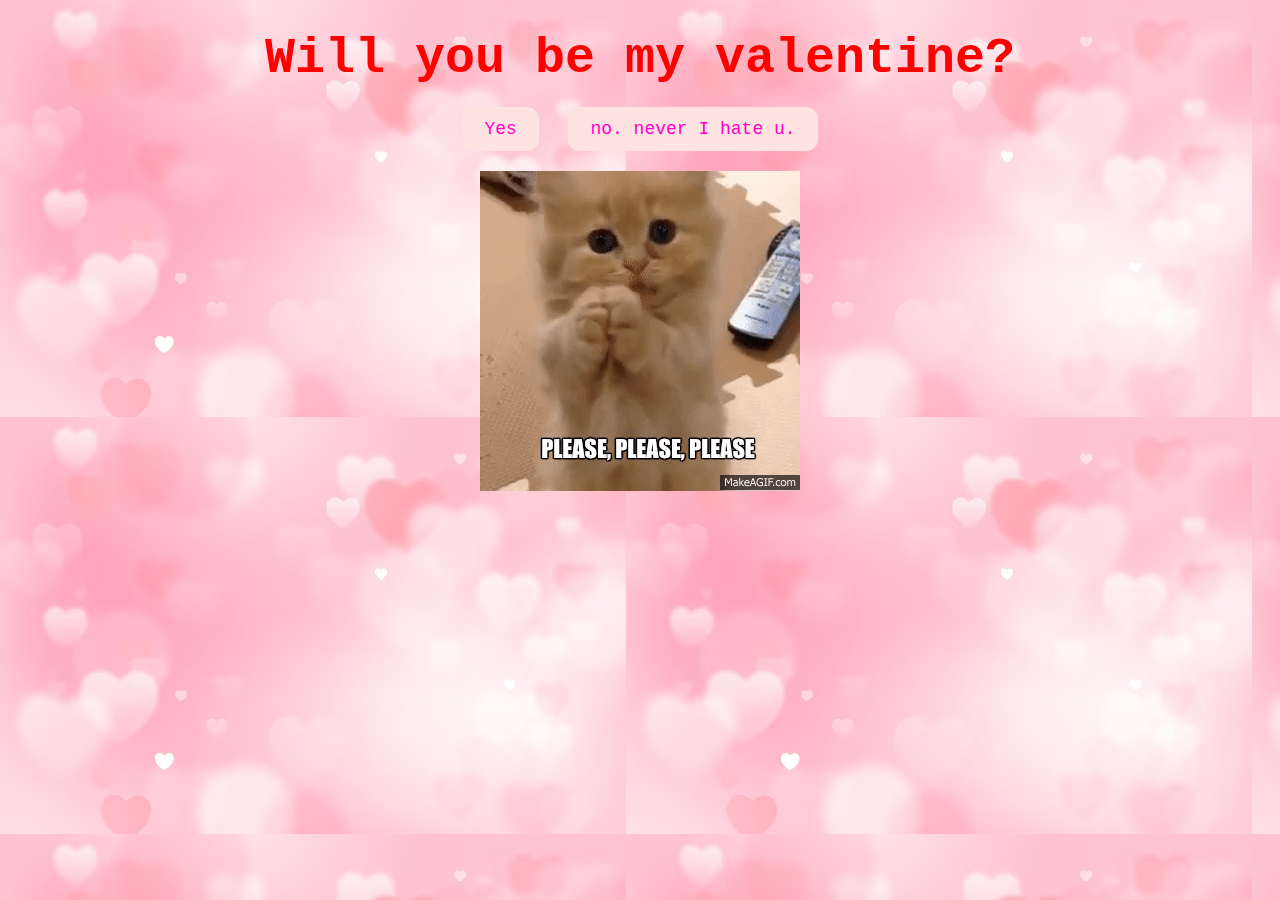
<file: index.html>
<!DOCTYPE html>
<html lang="en">
  <head>
    <meta charset="UTF-8" />
    <meta name="viewport" content="width=device-width, initial-scale=1.0" />
    <title>Be My Valentine</title>
    <style>
        body {
            text-align: center;
            margin-top: 30px;
            font-family: 'Courier';
			background-image: url("heartbg.avif");
            color: #ff0000;
        }
        #valentineQuestion {
            font-size: 50px;
            margin-bottom: 10px;
        }
        .answerButton {
            padding: 10px 20px;
            font-size: 18px;
            cursor: pointer;
            margin: 10px;
            font-family: 'courier';
            margin-bottom: 20px;
            background-color:#FFE3E1;
            color: #ff00c8;
            border-radius: 12px;
            border: 2px solid #FFE3E1;
        }
    </style>
</head>
<body>
    <div id="valentineQuestion"><b>Will you be my valentine?</b></div>
    <button class="answerButton" onclick="location.href='thankyou.html'">Yes</button>
    <button class="answerButton" id="noButton">no. never I hate u.</button>
    <br>
    <img src ='catpls.gif' alt = 'cat asking question' class="responsive">

    <script>
      document
        .getElementById("noButton")
        .addEventListener("click", function () {
          var yesButton = document.querySelector(
            'button[onclick*="thankyou.html"]'
          );
          var currentFontSize = parseInt(
            window.getComputedStyle(yesButton).fontSize
          );
          yesButton.style.fontSize = currentFontSize + 10 + "px"; // Increase font size by 5px
        });
    </script>
  </body>
</html>
</file>
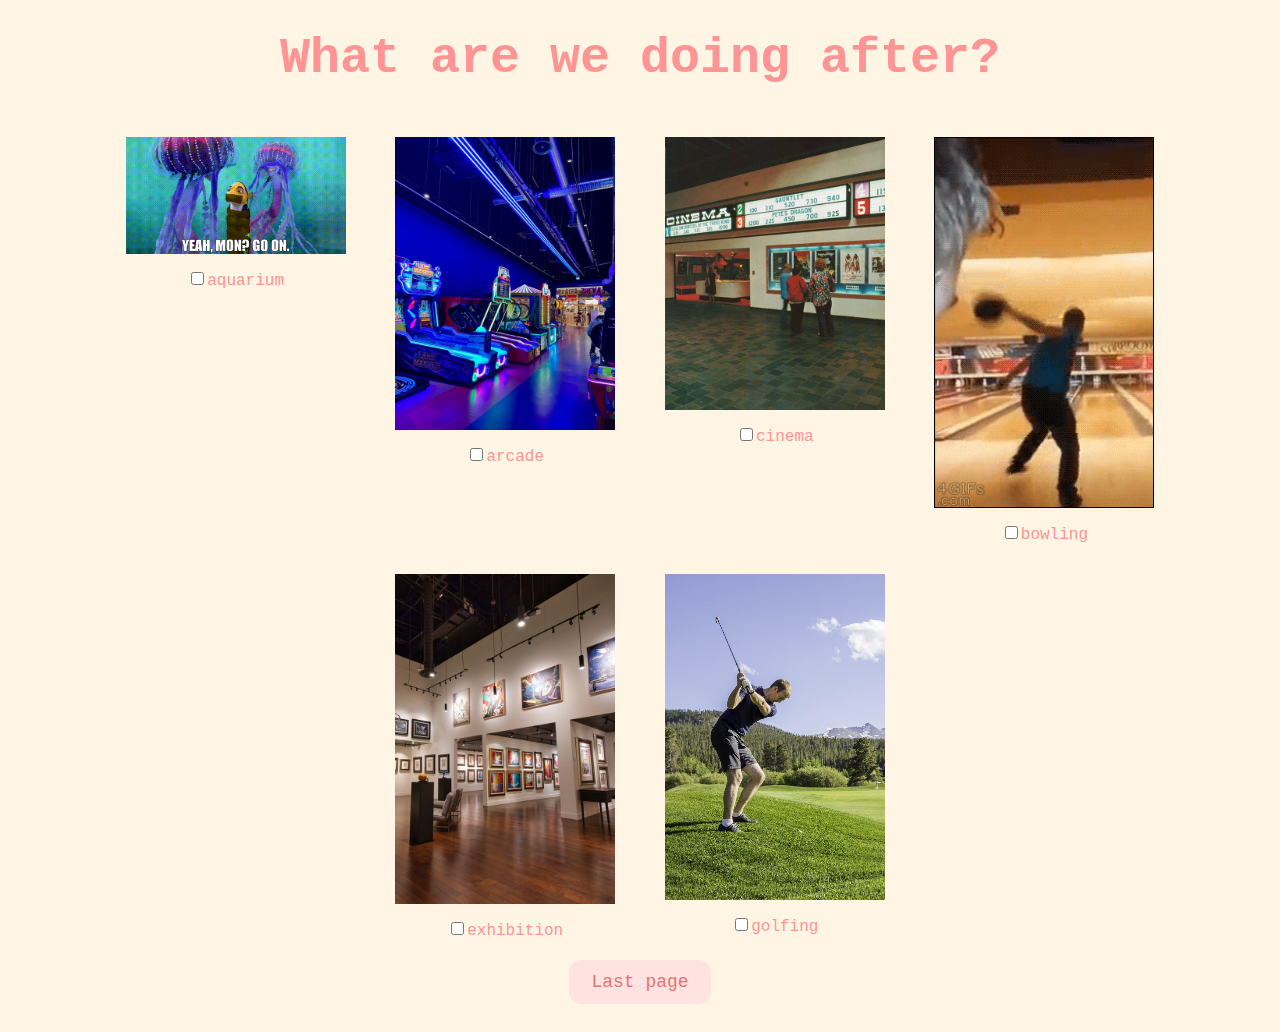
<file: activities.html>
<!DOCTYPE html>
<html lang="en">
<head>
	<meta charset="UTF-8">
	<meta name="viewport" content="width=device-width, initial-scale=1.0">
	<title>Document</title>
	<style>
		body {
			text-align: center;
            margin-top: 30px;
            font-family: 'Courier';
            background-color:#FFF5E4;
            color: #FF9494;
		}
		#activityquestion {
			font-size: 50px;
            margin-bottom: 30px;
		}
		.activity-item {
            display: inline-block;
            margin: 10px;
            vertical-align: top;
			color: #FF9494;
        }
        .activity-item img {
            width: 220px; 
            height: auto;
			padding: 10px;
        }
        .activity-item label {
            display: block;
        }
		.button {
            padding: 10px 20px;
            font-size: 18px;
            cursor: pointer;
            margin: 10px;
            font-family: 'courier';
            margin-bottom: 20px;
            background-color:#FFE3E1;
            color: #e67373;
            border-radius: 12px;
            border: 2px solid #FFE3E1;
        }
	</style>
</head>
<body>
	<div id="activityquestion"><b>What are we doing after?</b>
	</div>
	<div class = "activities-selection">
		<div class="activity-item">
			<img src="activities/fishtalec.gif" alt ="aquarium">
			<label><input type="checkbox" name="activities" value ="aquarium">aquarium</label>
		</div>
		<div class="activity-item">
			<img src="activities/arcade.jpeg" alt ="arcade">
			<label><input type="checkbox" name="activities" value ="arcade">arcade</label>
		</div>
		<div class="activity-item">
			<img src="activities/cinema.jpeg" alt ="cinema">
			<label><input type="checkbox" name="activities" value ="cinema">cinema</label>
		</div>
		<div class="activity-item">
			<img src="activities/bowlingc.gif" alt ="ceramics">
			<label><input type="checkbox" name="activities" value ="ceramics">bowling</label>
		</div>
		<div class="activity-item">
			<img src="activities/kunsthalle.jpeg" alt ="kunsthalle">
			<label><input type="checkbox" name="activities" value ="kunsthalle">exhibition</label>
		</div>
		<div class="activity-item">
			<img src="activities/golfing.jpg" alt ="park.jpeg">
			<label><input type="checkbox" name="activities" value ="park.jpeg">golfing</label>
		</div>
	</div>
	<button class = "button" onclick="location.href='lastpage.html'">Last page</button>
</body>
</html>
</file>
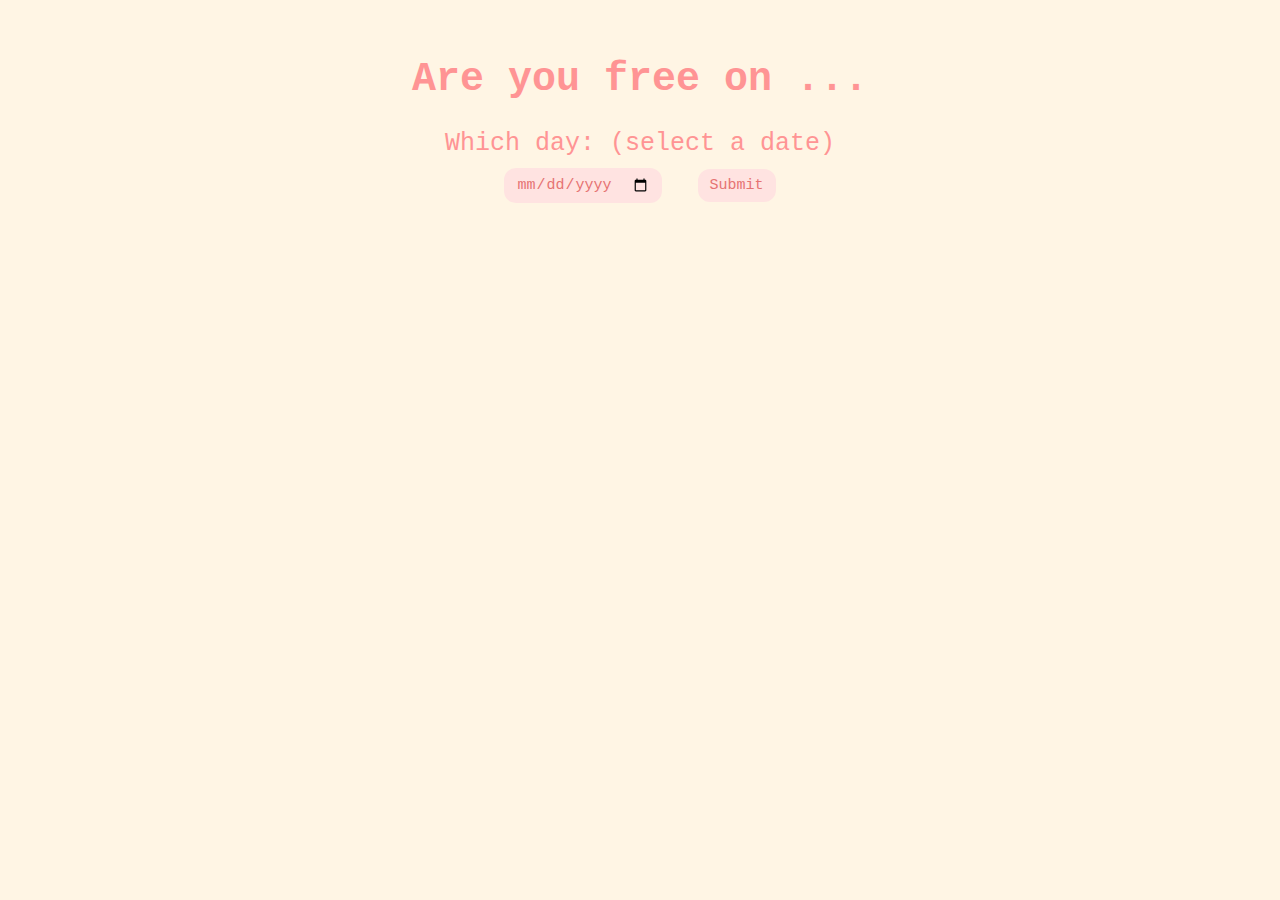
<file: date.html>
<!DOCTYPE html>
<html lang="en">
  <head>
    <meta charset="UTF-8" />
    <meta name="viewport" content="width=device-width, initial-scale=1.0" />
    <title>Date</title>
    <link rel="stylesheet" href="css/date.css" />
  </head>
  <body>
    <h1 title="choose a date">Are you free on ...</h1>
    <form class="form-group">
      <label>Which day: (select a date)</label>
      <div>
        <input type="date" />
        <button class="button" type="submit" formaction="food.html">
          Submit
        </button>
      </div>
    </form>
  </body>
</html>
</file>
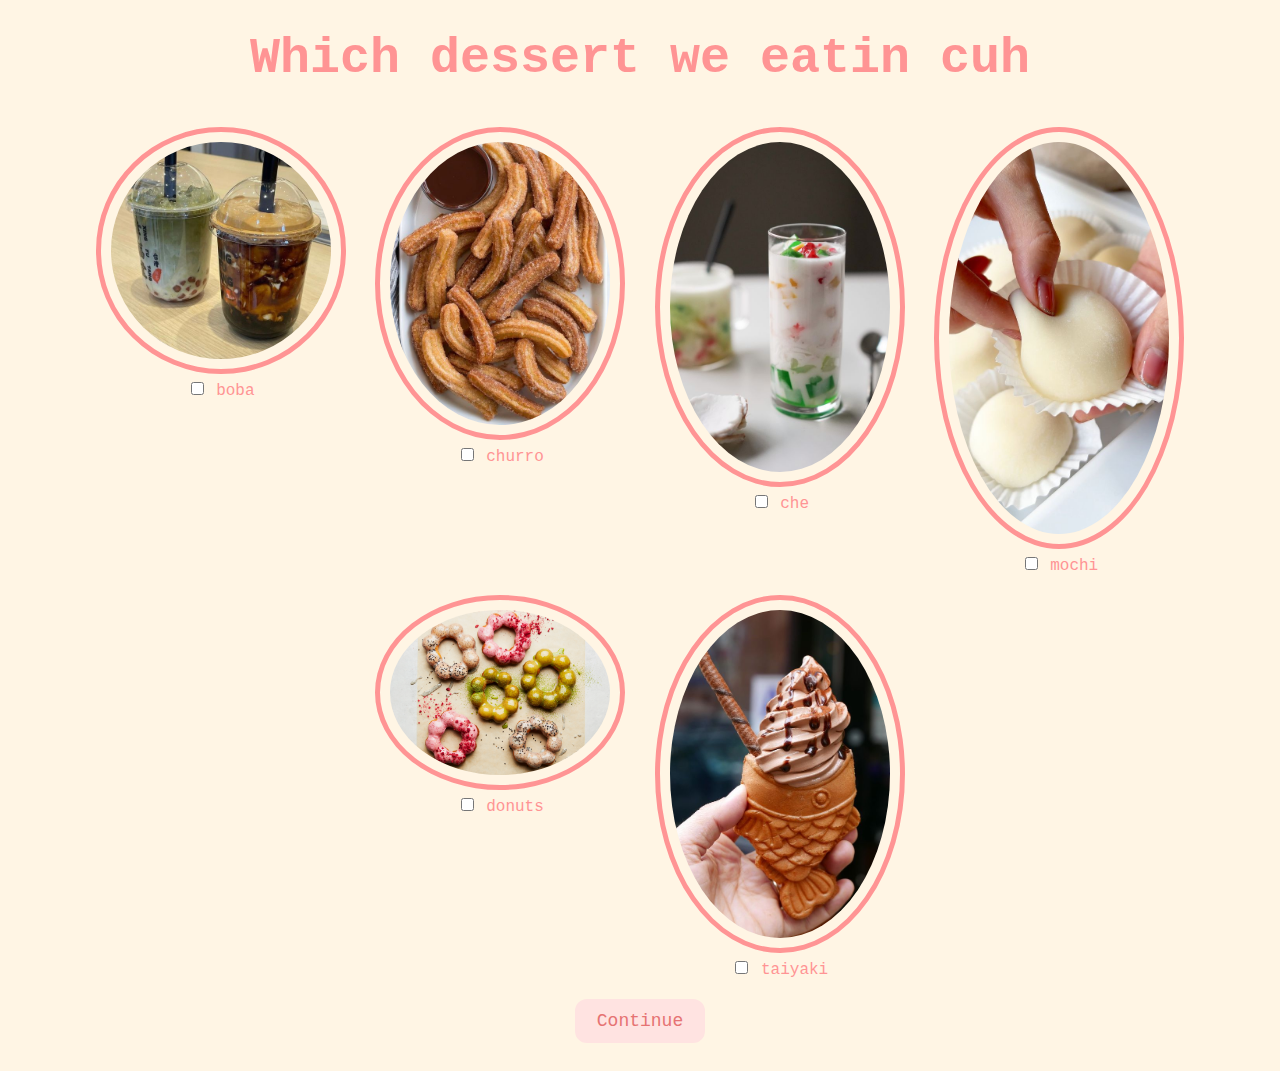
<file: dessert.html>
<!DOCTYPE html>
<html lang="en">
  <head>
    <meta charset="UTF-8" />
    <meta name="viewport" content="width=device-width, initial-scale=1.0" />
    <title>Dessert</title>
    <link rel="stylesheet" href="css/dessert.css" />
  </head>
  <body>
<head>
	<meta charset="UTF-8">
	<meta name="viewport" content="width=device-width, initial-scale=1.0">
	<title>Dessert</title>
	<style>
		body {
			text-align: center;
			margin-top: 30px;
			font-family: courier;
			background-color: #FFF5E4;
			color: #FF9494;
		}
		#dessertquestion {
			font-size: 50px;
			margin-bottom: 30px;
			font-weight: bold;
		}
		.dessert-item {
			display: inline-table;
			margin: 10px;
			vertical-align: top;
			color: #FF9494;
		}
		.dessert-item img {
            width: 220px; 
            height: auto;
			padding: 10px;
        }
		.dessert-item label {
            display: block;
        }
		.button {
            padding: 10px 20px;
            font-size: 18px;
            cursor: pointer;
            margin: 10px;
            font-family: 'courier';
            margin-bottom: 20px;
            background-color:#FFE3E1;
            color: #e67373;
            border-radius: 12px;
            border: 2px solid #FFE3E1;
        }
	</style>
</head>
<body>
	<div id = "dessertquestion"> Which dessert we eatin cuh </div>
	
	<div class = "dessert-selection">
		<div class = "dessert-item">
			<img src = "food/boba.jpeg" alt ="boba">
			<label><input type="checkbox" name="dessert" value="boba"> boba</label>
		</div>	
		<div class = "dessert-item">
			<img src = "food/churro.jpeg" alt ="churro">
			<label><input type="checkbox" name="dessert" value="churro"> churro</label>
		</div>	
		<div class = "dessert-item">
			<img src = "food/che.jpeg" alt ="che">
			<label><input type="checkbox" name="dessert" value="che"> che</label>
		</div>	
		<div class = "dessert-item">
			<img src = "food/mochi.jpeg" alt ="mochi">
			<label><input type="checkbox" name="dessert" value="mochi"> mochi</label>
		</div>	
		<div class = "dessert-item">
			<img src = "food/mochid.webp" alt ="randombun">
			<label><input type="checkbox" name="dessert" value="randombun"> donuts</label>
		</div>	
		<div class = "dessert-item">
			<img src = "food/taiyaki.jpeg" alt ="taiyaki">
			<label><input type="checkbox" name="dessert" value="taiyaki"> taiyaki</label>
		</div>	
	</div>
	<button class = "button" onclick="location.href='activities.html'">Continue</button>
  </body>
</html>
</file>
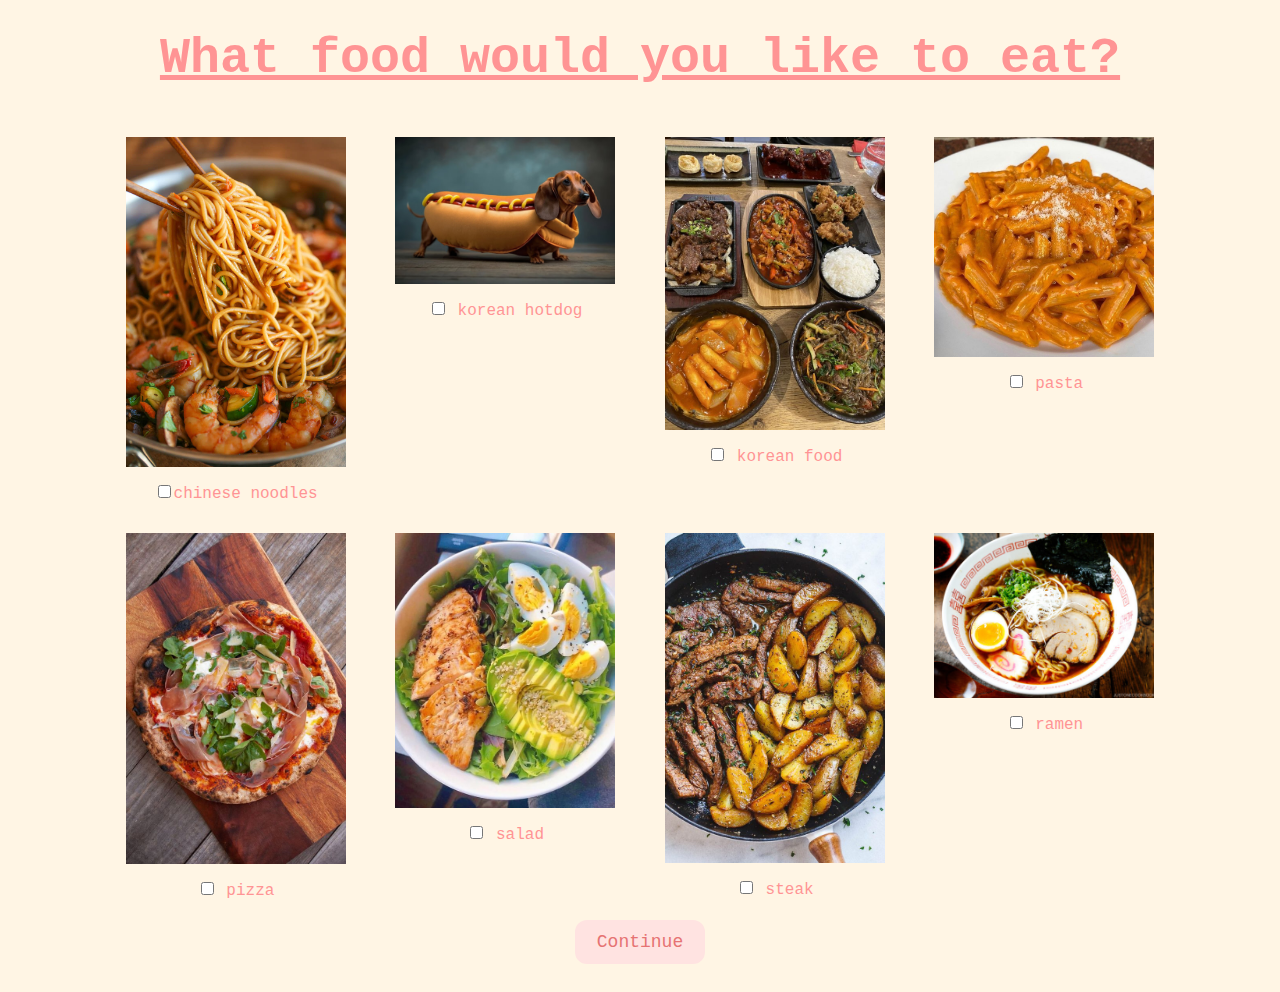
<file: food.html>
<!DOCTYPE html>
<html lang="en">
  <head>
    <meta charset="UTF-8" />
    <meta name="viewport" content="width=device-width, initial-scale=1.0" />
    <title>Food Selection</title>
    <style>
        body {
            text-align: center;
            margin-top: 30px;
            font-family: 'Courier';
            background-color:#FFF5E4;
            color: #FF9494;
        }
        #foodquestion {
            font-size: 50px;
            margin-bottom: 30px;
        }
        .food-item {
            display: inline-block;
            margin: 10px;
            vertical-align: top;
			color: #FF9494;
        }
        .food-item img {
            width: 220px; 
            height: auto;
			padding: 10px;
        }
        .food-item label {
            display: block;
        }
        .button {
            padding: 10px 20px;
            font-size: 18px;
            cursor: pointer;
            margin: 10px;
            font-family: 'courier';
            margin-bottom: 20px;
            background-color:#FFE3E1;
            color: #e67373;
            border-radius: 12px;
            border: 2px solid #FFE3E1;
        }
    </style>
</head>
<body>
    <div id="foodquestion"><b><u>What food would you like to eat?</u></b></div>
    
    <div class="food-selection">
        <div class="food-item">
            <img src="food/cnoodles.jpg" alt="Burgers, fries and fried chicken">
            <label><input type="checkbox" name="food" value="Burgers, fries and fried chicken">chinese noodles</label>
        </div>
        <div class="food-item">
            <img src="food/dog.jpeg" alt="dog">
            <label><input type="checkbox" name="food" value="hotdog"> korean hotdog</label>
        </div>
        <div class="food-item">
            <img src="food/koreanfood.jpeg" alt="koreanfood">
            <label><input type="checkbox" name="food" value="Korean food"> korean food</label>
        </div>
        <div class="food-item">
            <img src="food/pasta.jpeg" alt="pasta">
            <label><input type="checkbox" name="food" value="pasta"> pasta</label>
        </div>
        <div class="food-item">
            <img src="food/pizza.jpeg" alt="pizza">
            <label><input type="checkbox" name="food" value="pizza"> pizza</label>
        </div>
        <div class="food-item">
            <img src="food/salad.jpeg" alt="salad">
            <label><input type="checkbox" name="food" value="salad"> salad</label>
        </div>
        <div class="food-item">
            <img src="food/steak.jpeg" alt="steak">
            <label><input type="checkbox" name="food" value="steak"> steak</label>
        </div>
        <div class="food-item">
            <img src="food/ramen.jpg" alt="sushi">
            <label><input type="checkbox" name="food" value="sushi"> ramen</label>
        </div>
    </div>
    <button class ="button"onclick="location.href='dessert.html'">Continue</button>
    
</body>

</html>
</file>
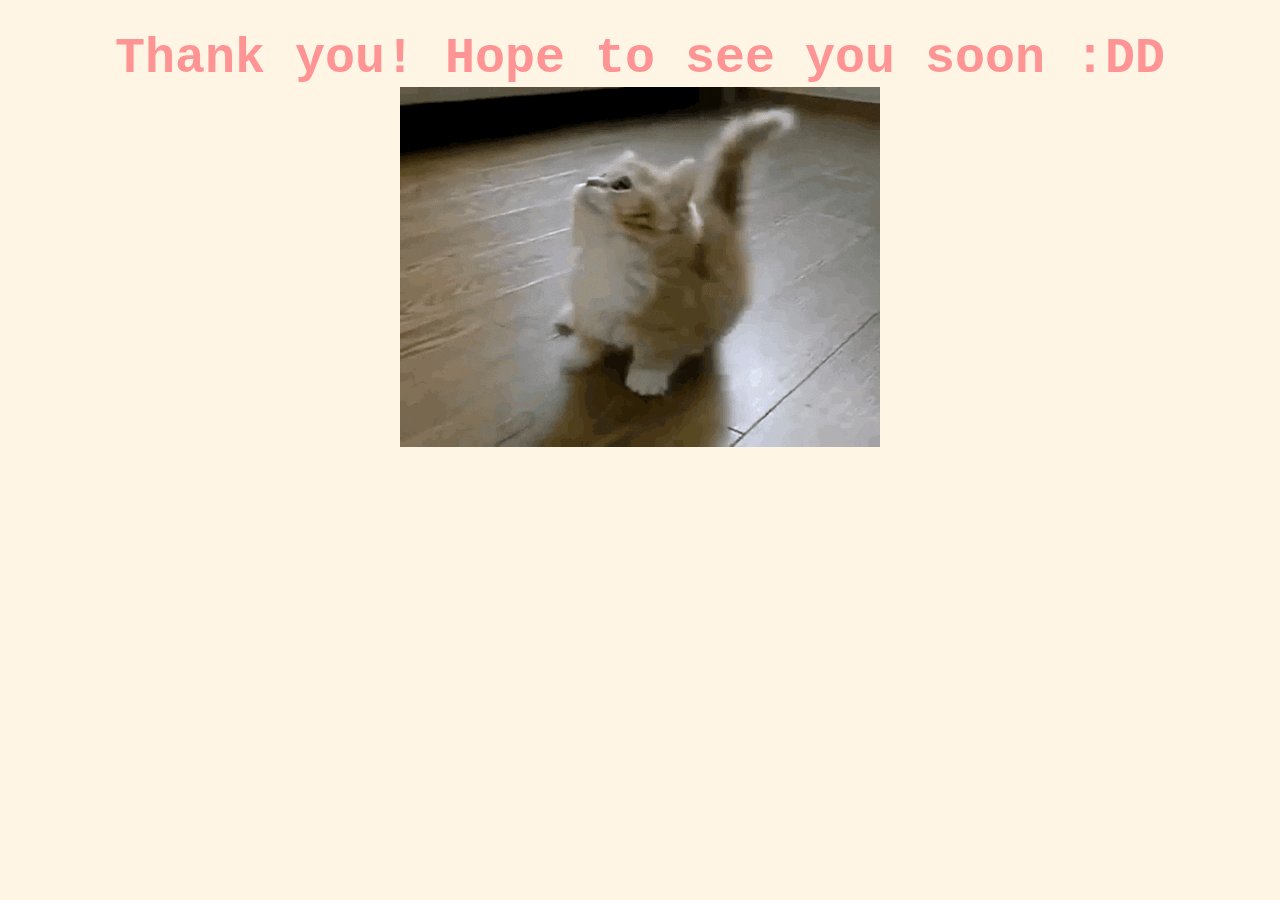
<file: lastpage.html>
<!DOCTYPE html>
<html lang="en">
<head>
	<meta charset="UTF-8">
	<meta name="viewport" content="width=device-width, initial-scale=1.0">
	<title>Document</title>
	<style>
		body {
			text-align: center;
            margin-top: 30px;
            font-family: 'Courier';
            background-color:#FFF5E4;
            color: #FF9494;
		}
		#activityquestion {
			font-size: 50px;
            margin-bottom: 30px;
		}
		.activity-item {
            display: inline-block;
            margin: 10px;
            vertical-align: top;
			color: #FF9494;
        }
        .activity-item img {
            width: 220px; 
            height: auto;
			padding: 10px;
        }
        .activity-item label {
            display: block;
        }
		.button {
            padding: 10px 20px;
            font-size: 18px;
            cursor: pointer;
            margin: 10px;
            font-family: 'courier';
            margin-bottom: 20px;
            background-color:#FFE3E1;
            color: #e67373;
            border-radius: 12px;
            border: 2px solid #FFE3E1;
        }
	</style>
</head>
<body>
	<div id="activityquestion"><b>Thank you! Hope to see you soon :DD</b>
   <img id="rizz" src="imamunch.gif" alt="rizzler god" class="responsive" />

</body>
</html>
</file>
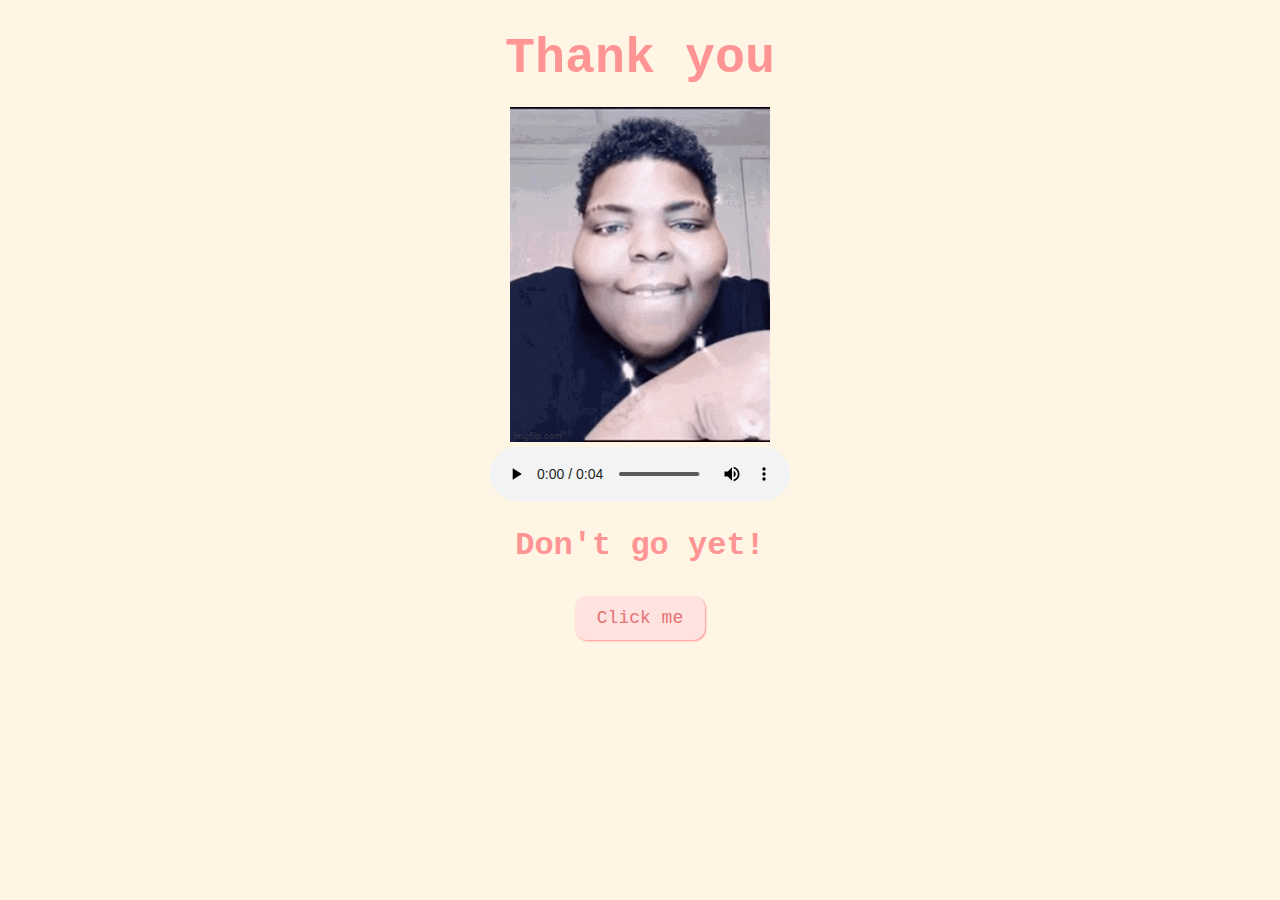
<file: thankyou.html>
<!DOCTYPE html>
<html lang="en">
  <head>
    <meta charset="UTF-8" />
    <meta name="viewport" content="width=device-width, initial-scale=1.0" />
    <title>Thank you</title>
    <link rel="stylesheet" href="css/lastpage.css" />
  </head>
  <body>
    <div id="thankyou"><b>Thank you</b></div>

    <img id="rizz" src="rizz.gif" alt="rizzler god" class="responsive" />
    <br />
    <audio controls autoplay loop>
      <source src="congratulations.mp3" type="audio/mpeg" />
    </audio>
    <h1>Don't go yet!</h1>
    <button class="button" onclick="location.href='date.html'">
      Click me
    </button>
  </body>
</html>
</file>
<file: css/date.css>
body {
  text-align: center;
  margin-top: 30px;
  font-family: "Courier";
  background-color: #fff5e4;
  color: #ff9494;
  display: flex;
  flex-direction: column;
}
h1 {
  font-size: 40px;
}

form .header {
  width: 100%;
  display: flex;
  font-size: 20px;
  margin-bottom: 20px;
  color: #ff9494;
}

.form-group {
  display: flex;
  flex-direction: column;
  justify-content: center;
  font-size: 25px;
}

.button {
  padding: 6px 10px;
  font-size: 15px;
  cursor: pointer;
  margin: 10px;
  font-family: "courier";
  margin-bottom: 10px;
  background-color: #ffe3e1;
  color: #e67373;
  border-radius: 12px;
  border: 2px solid #ffe3e1;
  transition: 0.3s;
}

.button:hover {
  background-color: #ff9494;
  color: #ffe3e1;
  border: 2px solid #ff9494;
}

input[type="date"] {
  padding: 6px 10px;
  font-size: 15px;
  cursor: pointer;
  margin: 10px;
  font-family: "courier";
  margin-bottom: 10px;
  background-color: #ffe3e1;
  color: #e67373;
  border-radius: 12px;
  border: 2px solid #ffe3e1;
}
</file>
<file: css/dessert.css>
body {
  text-align: center;
  margin-top: 30px;
  font-family: courier;
  background-color: #fff5e4;
  color: #ff9494;
}
#dessertquestion {
  font-size: 50px;
  margin-bottom: 30px;
  font-weight: bold;
}
.dessert-item {
  display: inline-table;
  margin: 10px;
  vertical-align: top;
  color: #ff9494;
}
.dessert-item img {
  height: 200px;
  width: 200px;
  border-radius: 50%;
  border: 5px solid #ff9494;
  object-fit: cover;
  padding: 10px;
}
.dessert-item label {
  display: block;
}
.button {
  padding: 10px 20px;
  font-size: 18px;
  cursor: pointer;
  margin: 10px;
  font-family: "courier";
  margin-bottom: 20px;
  background-color: #ffe3e1;
  color: #e67373;
  border-radius: 12px;
  border: 2px solid #ffe3e1;
}
</file>
<file: css/lastpage.css>
body {
  text-align: center;
  margin-top: 30px;
  font-family: "Courier";
  background-color: #fff5e4;
  color: #ff9494;
}
#thankyou {
  font-size: 50px;
  margin-bottom: 20px;
}
.rizz {
  margin-bottom: 10 px;
}
.button {
  padding: 10px 20px;
  font-size: 18px;
  cursor: pointer;
  margin: 10px;
  font-family: "courier";
  margin-bottom: 20px;
  background-color: #ffe3e1;
  color: #e67373;
  border-radius: 12px;
  border: 2px solid #ffe3e1;
  box-shadow: 1px 1px 2px #ff9494;
  transition: 0.3s;
}

.button:hover {
  background-color: #ff9494;
  color: #ffe3e1;
  border: 2px solid #ff9494;
  box-shadow: 1px 1px 2px #ffe3e1;
}
</file>
